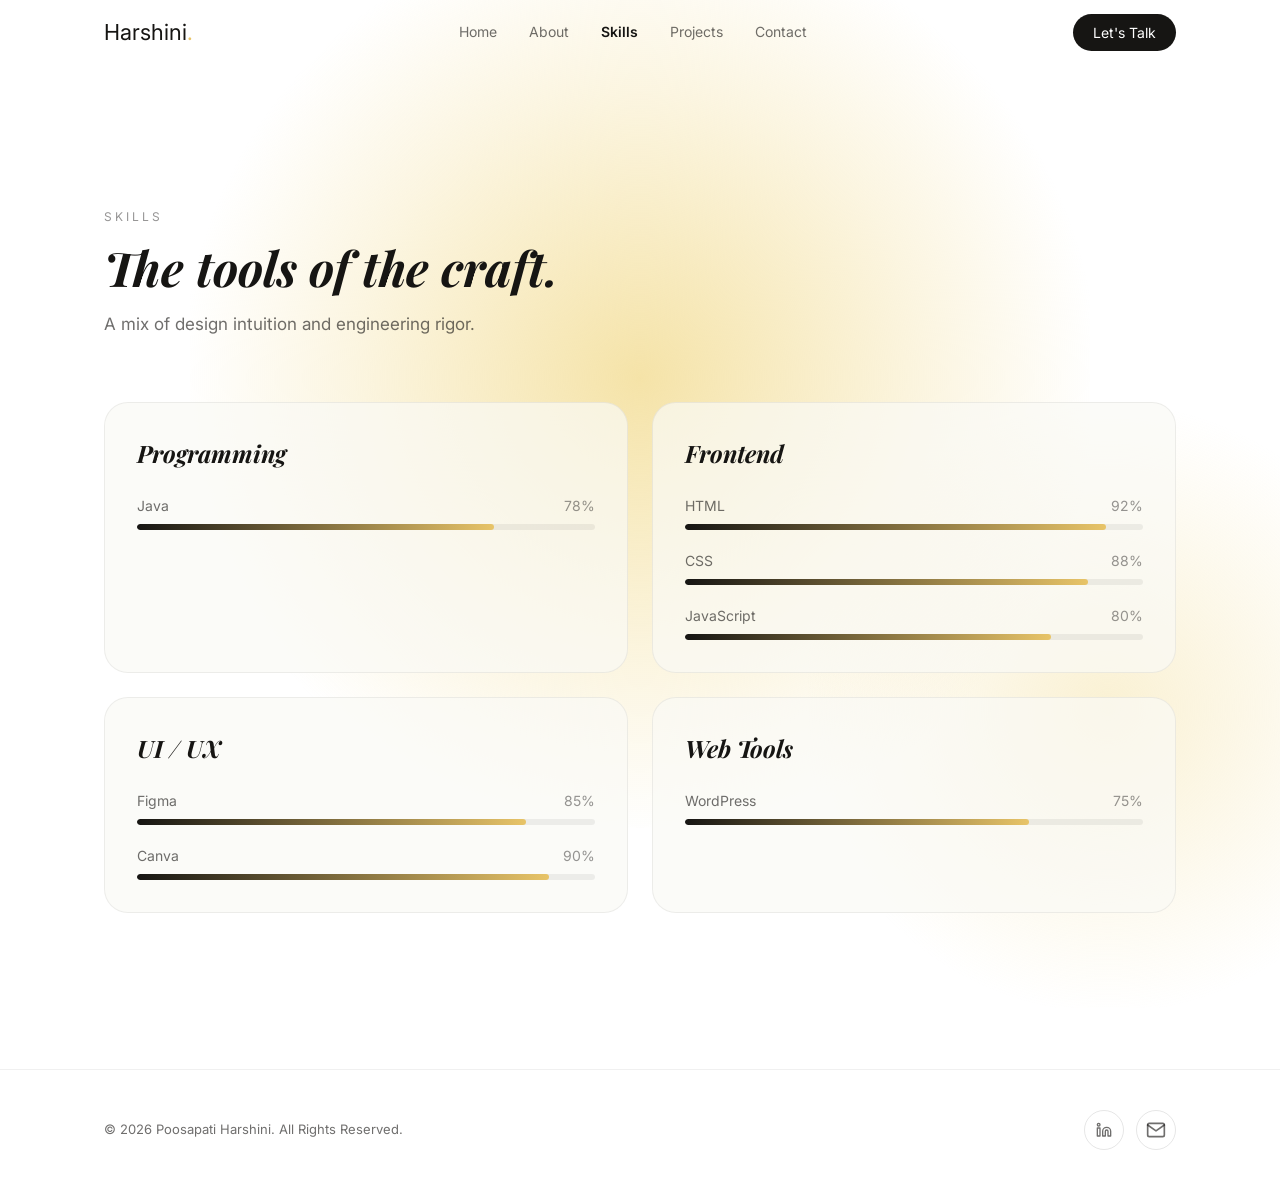
<file: skills.html>
<!DOCTYPE html>
<html lang="en">
<head>
  <meta charset="UTF-8" />
  <meta name="viewport" content="width=device-width, initial-scale=1.0" />
  <title>Skills — Poosapati Harshini</title>
  <meta name="description" content="Skills across UI/UX, frontend engineering, programming, and web tools." />
  <meta name="author" content="Poosapati Harshini" />
  <link rel="icon" href="favicon.ico" />
  <link rel="preconnect" href="https://fonts.googleapis.com" />
  <link href="https://fonts.googleapis.com/css2?family=Playfair+Display:ital,wght@1,400;1,700&family=Inter:wght@300;400;500;600;700;800&display=swap" rel="stylesheet" />
  <link rel="stylesheet" href="style.css" />
</head>
<body data-page="skills">

  <nav class="navbar">
    <div class="nav-inner">
      <a href="index.html" class="brand">Harshini<span class="dot">.</span></a>
      <div class="nav-links">
        <a href="index.html" data-page="home">Home</a>
        <a href="about.html" data-page="about">About</a>
        <a href="skills.html" data-page="skills">Skills</a>
        <a href="projects.html" data-page="projects">Projects</a>
        <a href="contact.html" data-page="contact">Contact</a>
      </div>
      <a href="contact.html" class="nav-cta">Let's Talk</a>
      <button class="nav-burger" aria-label="Open menu">
        <svg width="22" height="22" viewBox="0 0 24 24" fill="none" stroke="currentColor" stroke-width="2" stroke-linecap="round" stroke-linejoin="round"><line x1="3" y1="6" x2="21" y2="6"/><line x1="3" y1="12" x2="21" y2="12"/><line x1="3" y1="18" x2="21" y2="18"/></svg>
      </button>
    </div>
    <div class="mobile-menu">
      <a href="index.html" data-page="home">Home</a>
      <a href="about.html" data-page="about">About</a>
      <a href="skills.html" data-page="skills">Skills</a>
      <a href="projects.html" data-page="projects">Projects</a>
      <a href="contact.html" data-page="contact">Contact</a>
    </div>
  </nav>

  <main class="page-fade">
    <div class="section" style="padding-top:112px;">
      <div class="reveal">
        <span class="eyebrow">Skills</span>
        <h1 class="display heading-lg">The tools of the craft.</h1>
        <p class="subtitle">A mix of design intuition and engineering rigor.</p>
      </div>

      <div class="skills-grid">
        <div class="skill-card reveal d1">
          <h3 class="display">Programming</h3>
          <div class="skill-row">
            <div class="skill-label"><span class="name">Java</span><span class="pct">78%</span></div>
            <div class="skill-bar-bg"><div class="skill-bar-fill" data-value="78"></div></div>
          </div>
        </div>

        <div class="skill-card reveal d2">
          <h3 class="display">Frontend</h3>
          <div class="skill-row">
            <div class="skill-label"><span class="name">HTML</span><span class="pct">92%</span></div>
            <div class="skill-bar-bg"><div class="skill-bar-fill" data-value="92"></div></div>
          </div>
          <div class="skill-row">
            <div class="skill-label"><span class="name">CSS</span><span class="pct">88%</span></div>
            <div class="skill-bar-bg"><div class="skill-bar-fill" data-value="88"></div></div>
          </div>
          <div class="skill-row">
            <div class="skill-label"><span class="name">JavaScript</span><span class="pct">80%</span></div>
            <div class="skill-bar-bg"><div class="skill-bar-fill" data-value="80"></div></div>
          </div>
        </div>

        <div class="skill-card reveal d3">
          <h3 class="display">UI / UX</h3>
          <div class="skill-row">
            <div class="skill-label"><span class="name">Figma</span><span class="pct">85%</span></div>
            <div class="skill-bar-bg"><div class="skill-bar-fill" data-value="85"></div></div>
          </div>
          <div class="skill-row">
            <div class="skill-label"><span class="name">Canva</span><span class="pct">90%</span></div>
            <div class="skill-bar-bg"><div class="skill-bar-fill" data-value="90"></div></div>
          </div>
        </div>

        <div class="skill-card reveal d4">
          <h3 class="display">Web Tools</h3>
          <div class="skill-row">
            <div class="skill-label"><span class="name">WordPress</span><span class="pct">75%</span></div>
            <div class="skill-bar-bg"><div class="skill-bar-fill" data-value="75"></div></div>
          </div>
        </div>
      </div>
    </div>
  </main>

  <footer>
    <div class="footer-inner">
      <p>© 2026 Poosapati Harshini. All Rights Reserved.</p>
      <div class="footer-socials">
        <a href="http://www.linkedin.com/in/poosapati-harshini-833750374" target="_blank" rel="noreferrer" aria-label="LinkedIn">
          <svg width="16" height="16" viewBox="0 0 24 24" fill="none" stroke="currentColor" stroke-width="2" stroke-linecap="round" stroke-linejoin="round"><path d="M16 8a6 6 0 0 1 6 6v7h-4v-7a2 2 0 0 0-2-2 2 2 0 0 0-2 2v7h-4v-7a6 6 0 0 1 6-6z"/><rect x="2" y="9" width="4" height="12"/><circle cx="4" cy="4" r="2"/></svg>
        </a>
        <a href="https://mail.google.com/mail/?view=cm&fs=1&to=poosapatiharshini27@gmail.com" target="_blank" aria-label="Email">
  <svg width="20" height="20" viewBox="0 0 24 24" fill="none"
       stroke="currentColor" stroke-width="2"
       stroke-linecap="round" stroke-linejoin="round">
    <path d="M22 6l-10 7L2 6"></path>
    <rect x="2" y="4" width="20" height="16" rx="2"></rect>
  </svg>
</a>
      </div>
    </div>
  </footer>

  <script src="script.js"></script>
</body>
</html>
</file>
<file: style.css>
/* ==========================================================
   POOSAPATI HARSHINI — PORTFOLIO
   Shared stylesheet (design tokens + layout + components)
========================================================== */

:root {
  --bg: #ffffff;
  --ink: #161513;
  --sub: rgba(22, 21, 19, 0.62);
  --sub2: rgba(22, 21, 19, 0.45);
  --line: rgba(0, 0, 0, 0.06);
  --card: rgba(250, 249, 246, 0.7);
  --yellow: #f5e3a8;
  --yellow-soft: rgba(245, 227, 168, 0.4);
  --yellow-strong: #e8c468;
  --radius-sm: 12px;
  --radius-md: 16px;
  --radius-lg: 24px;
  --shadow-card: 0 10px 40px -12px rgba(0, 0, 0, 0.12);
  --shadow-elegant: 0 30px 60px -30px rgba(232, 196, 104, 0.35);
  --max: 1120px;
  --max-wide: 1400px;
}

* { box-sizing: border-box; }

html { scroll-behavior: smooth; }

body {
  margin: 0;
  background: var(--bg);
  color: var(--ink);
  font-family: "Inter", sans-serif;
  font-weight: 400;
  line-height: 1.5;
  -webkit-font-smoothing: antialiased;
  position: relative;
}

/* Global soft yellow glow — shared across every page */
body::before {
  content: "";
  position: fixed;
  top: -8%;
  left: 50%;
  transform: translateX(-50%);
  width: 900px;
  height: 900px;
  max-width: 140vw;
  background: radial-gradient(circle, var(--yellow) 0%, rgba(245, 227, 168, 0.35) 45%, transparent 72%);
  z-index: -2;
  pointer-events: none;
}
body::after {
  content: "";
  position: fixed;
  bottom: -12%;
  right: -10%;
  width: 600px;
  height: 600px;
  max-width: 100vw;
  background: radial-gradient(circle, rgba(245, 227, 168, 0.5) 0%, rgba(245, 227, 168, 0.18) 45%, transparent 72%);
  z-index: -2;
  pointer-events: none;
}

h1, h2, h3 { margin: 0; }

a { color: inherit; text-decoration: none; }

img { max-width: 100%; display: block; }

button { font-family: inherit; }

.display {
  font-family: "Playfair Display", serif;
  font-style: italic;
}

/* ---------- Reveal-on-scroll (replaces framer-motion whileInView) ---------- */
.reveal {
  opacity: 0;
  transform: translateY(24px);
  transition: opacity 0.6s ease, transform 0.6s ease;
}
.reveal.in-view {
  opacity: 1;
  transform: translateY(0);
}
.reveal.d1 { transition-delay: 0.08s; }
.reveal.d2 { transition-delay: 0.16s; }
.reveal.d3 { transition-delay: 0.24s; }
.reveal.d4 { transition-delay: 0.32s; }
.reveal.d5 { transition-delay: 0.4s; }

/* ---------- Navbar ---------- */
.navbar {
  position: fixed;
  top: 0; left: 0; right: 0;
  z-index: 50;
  background: transparent;
  border-bottom: 1px solid transparent;
  transition: background 0.3s ease, border-color 0.3s ease, backdrop-filter 0.3s ease;
}
.navbar.scrolled {
  background: rgba(255, 255, 255, 0.75);
  backdrop-filter: blur(14px);
  -webkit-backdrop-filter: blur(14px);
  border-bottom: 1px solid var(--line);
}
.nav-inner {
  max-width: var(--max);
  margin: 0 auto;
  padding: 0 24px;
  height: 64px;
  display: flex;
  align-items: center;
  justify-content: space-between;
}
.brand {
  font-size: 22px;
  color: var(--ink);
  background: none;
  border: none;
  cursor: pointer;
}
.brand .dot { color: var(--yellow-strong); }

.nav-links {
  display: none;
  gap: 32px;
}
.nav-links a {
  font-size: 14px;
  color: var(--sub);
  padding-bottom: 2px;
  transition: color 0.2s ease;
}
.nav-links a.active,
.nav-links a:hover { color: var(--ink); font-weight: 600; }

.nav-cta {
  display: none;
  align-items: center;
  background: var(--ink);
  color: #fff;
  font-size: 14px;
  padding: 8px 20px;
  border-radius: 999px;
  border: none;
  cursor: pointer;
}

.nav-burger {
  display: inline-flex;
  background: none;
  border: none;
  color: var(--ink);
  cursor: pointer;
  padding: 4px;
}

.mobile-menu {
  display: none;
  flex-direction: column;
  gap: 16px;
  padding: 16px 24px;
  background: #fff;
  border-top: 1px solid var(--line);
}
.mobile-menu.open { display: flex; }
.mobile-menu a { font-size: 16px; color: var(--sub); }
.mobile-menu a.active { color: var(--ink); font-weight: 600; }

@media (min-width: 768px) {
  .nav-links { display: flex; }
  .nav-cta { display: inline-flex; }
  .nav-burger { display: none; }
  .mobile-menu { display: none !important; }
}

/* ---------- Buttons ---------- */
.btn-primary, .btn-outline {
  font-size: 14px;
  padding: 12px 24px;
  border-radius: 999px;
  cursor: pointer;
  display: inline-flex;
  align-items: center;
  gap: 8px;
  border: 1px solid var(--ink);
  transition: transform 0.2s ease, opacity 0.2s ease, background 0.2s ease, color 0.2s ease;
}
.btn-primary { background: var(--ink); color: #fff; }
.btn-primary:hover { opacity: 0.85; }
.btn-outline { background: transparent; color: var(--ink); }
.btn-outline:hover { background: var(--ink); color: #fff; }

/* ---------- Page shell ---------- */
main { padding-top: 96px; min-height: 60vh; }
.page-fade {
  animation: pageFade 0.5s ease both;
}
@keyframes pageFade {
  from { opacity: 0; transform: translateY(16px); }
  to { opacity: 1; transform: translateY(0); }
}

.section {
  max-width: var(--max);
  margin: 0 auto;
  padding: 0 24px 96px;
}

.eyebrow {
  display: block;
  font-size: 12px;
  letter-spacing: 0.25em;
  text-transform: uppercase;
  color: var(--sub2);
  margin-bottom: 16px;
}
.heading-lg {
  font-size: clamp(2rem, 5vw, 3rem);
  line-height: 1.05;
  color: var(--ink);
}
.subtitle {
  margin-top: 20px;
  color: var(--sub);
  font-size: 17px;
  max-width: 640px;
}

/* ================= HOME ================= */
.hero {
  position: relative;
  max-width: var(--max-wide);
  margin: 0 auto;
  padding: 16px 20px 60px;
  overflow: hidden;
}
.hero-glow {
  position: absolute;
  left: 0; right: 0; top: 40px;
  height: 80%;
  z-index: -1;
  pointer-events: none;
  background: radial-gradient(ellipse 60% 55% at 50% 45%, var(--yellow) 0%, rgba(245,227,168,0.35) 45%, transparent 72);
}
.hero-hey{
    text-align:center;
    line-height:.9;
    font-size:clamp(4rem,10vw,8rem);
    padding-top:30px;
}
.hero-hey .gap { display: inline-block; width: min(45vw, 300px); }


/* ================= HERO PORTRAIT ================= */
.hero-portrait-wrap {
  position: absolute;
  left: 0; right: 0; top: 4%;
  display: flex;
  justify-content: center;
}
.hero-portrait {
  width: min(40vw, 340px);
  height: min(48vw, 380px);
  object-fit: contain;
  filter: drop-shadow(0 20px 30px rgba(0,0,0,0.1));
  animation: floatY 6s ease-in-out infinite;
}

/* Floating animation */
@keyframes floatY {
  0% { transform: translateY(0); }
  50% { transform: translateY(-10px); }
  100% { transform: translateY(0); }
}

.hero-badge {
  position: absolute;
  left: 8px; top: 44%;
  display: inline-flex;
  align-items: center;
  gap: 8px;
  padding: 6px 12px;
  border-radius: 999px;
  background: #fff;
  box-shadow: 0 4px 12px rgba(0,0,0,0.08);
  font-size: 12px;
  color: var(--ink);
}
.hero-badge .dot {
  width: 8px; height: 8px; border-radius: 999px;
  background: var(--yellow-strong); display: inline-block;
}
.hero-note {
  position: absolute;
  right: 8px; top: 46%;
  max-width: 170px;
  font-size: 12px;
  color: var(--sub);
  text-align: right;
  line-height: 1.4;
}

.hero-namerow {
  position: relative;
  margin-top: 40px;
  display: flex;
  align-items: flex-end;
  justify-content: space-between;
  gap: 24px;
  padding: 0 8px;
}
.hero-namerow h2 {
  font-weight: 900;
  text-transform: uppercase;
  letter-spacing: -0.02em;
  line-height: 0.85;
  font-size: clamp(2.4rem, 12vw, 6rem);
}
.hero-namerow h3 {
  font-weight: 900;
  text-transform: uppercase;
  letter-spacing: -0.02em;
  line-height: 0.95;
  text-align: right;
  font-size: clamp(1rem, 5vw, 2.2rem);
}

.hero-ghost {
  margin-top: 20px;
  display: flex;
  align-items: flex-end;
  justify-content: space-between;
  gap: 24px;
  padding: 0 8px;
  opacity: 0.08;
  user-select: none;
}
.hero-ghost span:first-child {
  font-weight: 900; text-transform: uppercase; line-height: 1;
  font-size: clamp(2.4rem, 12vw, 6rem);
}
.hero-ghost span:last-child {
  font-weight: 900; text-transform: uppercase; line-height: 1; text-align: right;
  font-size: clamp(1rem, 5vw, 2.2rem);
}

.hero-roles {
  margin-top: 28px;
  display: flex;
  flex-direction: column;
  align-items: flex-end;
  gap: 4px;
  padding: 0 8px;
  text-align: right;
}
.hero-roles span {
  font-weight: 600;
  text-transform: uppercase;
  color: var(--sub);
  font-size: clamp(0.85rem, 3vw, 1.4rem);
}

.hero-desc {
  margin-top: 36px;
  max-width: 620px;
  margin-left: auto;
  margin-right: auto;
  text-align: center;
  color: var(--sub);
  font-size: 14px;
  line-height: 1.7;
  padding: 0 8px;
}

.hero-ctas {
  margin-top: 36px;
  display: flex;
  flex-wrap: wrap;
  gap: 12px;
  justify-content: center;
}

/* ================= ABOUT ================= */
.about-grid {
  margin-top: 64px;
  display: grid;
  grid-template-columns: minmax(0,2fr) minmax(0,3fr);
  gap: 48px;
  align-items: start;
}
.about-portrait-wrap { position: relative; }
.about-portrait-glow {
  position: absolute; inset: -16px;
  border-radius: var(--radius-lg);
  background: var(--yellow-soft);
  filter: blur(24px);
}
.about-portrait {
  position: relative;
  border-radius: var(--radius-lg);
  width: 100%;
  object-fit: cover;
  aspect-ratio: 4/5;
  box-shadow: var(--shadow-card);
}
.about-resume-btn { margin-top: 24px; width: 100%; justify-content: center; }

.about-intro {
  color: var(--sub);
  line-height: 1.7;
  font-size: 17px;
}

.cards-grid {
  margin-top: 24px;
  display: grid;
  grid-template-columns: 1fr 1fr;
  gap: 16px;
}
.card {
  padding: 24px;
  border-radius: var(--radius-md);
  background: var(--card);
  border: 1px solid var(--line);
  transition: transform 0.25s ease, box-shadow 0.25s ease;
}
.card:hover { transform: translateY(-4px); box-shadow: var(--shadow-card); }
.card-icon {
  width: 44px; height: 44px;
  border-radius: 12px;
  display: grid; place-items: center;
  background: rgba(245,227,168,0.6);
  color: var(--ink);
  margin-bottom: 16px;
}
.card h3 { font-weight: 500; color: var(--ink); margin-bottom: 6px; font-size: 16px; }
.card p { font-size: 14px; color: var(--sub); line-height: 1.6; margin: 0; }
.card ul { font-size: 13px; color: var(--sub); line-height: 1.6; padding-left: 18px; margin: 0; }
.card .tags { display: flex; flex-wrap: wrap; gap: 6px; }
.card .tags span {
  font-size: 11px; padding: 4px 10px; border-radius: 999px;
  background: rgba(245,227,168,0.3); color: var(--sub);
  border: 1px solid rgba(232,196,104,0.3);
}

@media (max-width: 900px) {
  .about-grid { grid-template-columns: 1fr; }
}
@media (max-width: 640px) {
  .cards-grid { grid-template-columns: 1fr; }
}

/* ================= SKILLS ================= */
.skills-grid {
  margin-top: 64px;
  display: grid;
  grid-template-columns: 1fr 1fr;
  gap: 24px;
}
.skill-card {
  padding: 32px;
  border-radius: var(--radius-lg);
  background: var(--card);
  border: 1px solid var(--line);
  transition: transform 0.25s ease, box-shadow 0.25s ease;
}
.skill-card:hover { transform: translateY(-4px); box-shadow: var(--shadow-card); }
.skill-card h3 { font-size: 24px; color: var(--ink); margin-bottom: 24px; }
.skill-row { margin-bottom: 20px; }
.skill-row:last-child { margin-bottom: 0; }
.skill-label {
  display: flex; justify-content: space-between; font-size: 14px; margin-bottom: 8px;
}
.skill-label .name { color: var(--sub); }
.skill-label .pct { color: var(--sub2); }
.skill-bar-bg {
  height: 6px; border-radius: 999px; background: rgba(0,0,0,0.06); overflow: hidden;
}
.skill-bar-fill {
  height: 100%; border-radius: 999px;
  background: linear-gradient(to right, var(--ink), var(--yellow-strong));
  width: 0;
  transition: width 1s ease;
}
@media (max-width: 700px) { .skills-grid { grid-template-columns: 1fr; } }

/* ================= PROJECTS ================= */
.projects-list {
  margin-top: 64px;
  display: flex;
  flex-direction: column;
  gap: 32px;
}
.project-card {
  display: grid;
  grid-template-columns: 1fr 1fr;
  gap: 32px;
  align-items: center;
  padding: 24px;
  border-radius: var(--radius-lg);
  background: var(--card);
  border: 1px solid var(--line);
  transition: transform 0.25s ease, box-shadow 0.25s ease;
}
.project-card:hover { box-shadow: var(--shadow-card); }
.project-img-wrap {
  position: relative;
  overflow: hidden;
  border-radius: var(--radius-md);
  aspect-ratio: 4/3;
  background: rgba(0,0,0,0.04);
}
.project-img-wrap img {
  width: 100%; height: 100%; object-fit: cover;
  transition: transform 0.7s ease;
}
.project-card:hover .project-img-wrap img { transform: scale(1.05); }
.project-index {
  font-size: 12px; letter-spacing: 0.25em; text-transform: uppercase; color: var(--sub2);
}
.project-title { font-size: 32px; color: var(--ink); margin-top: 8px; }
.project-tagline {
  margin-top: 4px; font-size: 12px; font-weight: 600; text-transform: uppercase; color: var(--yellow-strong);
}
.project-desc { margin-top: 16px; color: var(--sub); line-height: 1.7; }
.project-tags { margin-top: 20px; display: flex; flex-wrap: wrap; gap: 8px; }
.project-tags span {
  font-size: 12px; padding: 4px 12px; border-radius: 999px;
  background: rgba(245,227,168,0.4); color: var(--sub);
  border: 1px solid rgba(232,196,104,0.3);
}
@media (max-width: 800px) { .project-card { grid-template-columns: 1fr; } }

/* ================= CONTACT ================= */
.contact-grid {
  margin-top: 64px;
  display: grid;
  grid-template-columns: 2fr 3fr;
  gap: 40px;
}
.contact-info { display: flex; flex-direction: column; gap: 16px; }
.info-card {
  padding: 24px; border-radius: var(--radius-md);
  background: var(--card); border: 1px solid var(--line);
  display: flex; align-items: center; gap: 12px;
  transition: box-shadow 0.2s ease;
}
.info-card:hover { box-shadow: var(--shadow-card); }
.info-card svg { color: var(--yellow-strong); flex-shrink: 0; }
.info-card span { font-size: 14px; word-break: break-word; }

.socials-card p { font-size: 13px; color: var(--sub); margin: 0 0 16px; }
.socials { display: flex; gap: 12px; }
.social-btn {
  width: 44px; height: 44px; display: grid; place-items: center;
  border-radius: 999px; background: var(--ink); color: #fff;
  transition: background 0.2s ease, transform 0.2s ease;
}
.social-btn:hover { background: var(--yellow-strong); color: var(--ink); transform: translateY(-2px); }

.contact-form {
  padding: 32px; border-radius: var(--radius-lg);
  background: rgba(255,255,255,0.8); border: 1px solid var(--line);
  display: flex; flex-direction: column; gap: 20px;
}
.form-row { display: grid; grid-template-columns: 1fr 1fr; gap: 20px; }
.field label {
  font-size: 11px; letter-spacing: 0.2em; text-transform: uppercase; color: var(--sub2);
}
.field input, .field textarea {
  margin-top: 8px; width: 100%; border-radius: 12px;
  border: 1px solid rgba(0,0,0,0.1); background: rgba(255,255,255,0.6);
  padding: 12px 16px; color: var(--ink); outline: none;
  font-family: inherit; font-size: 14px;
  transition: border-color 0.2s ease, box-shadow 0.2s ease;
}
.field textarea { resize: none; }
.field input:focus, .field textarea:focus {
  border-color: var(--yellow-strong);
  box-shadow: 0 0 0 4px rgba(245,227,168,0.3);
}
.submit-btn { align-self: flex-start; }
.form-success { font-size: 13px; color: #3b8a4b; margin: 0; }

@media (max-width: 900px) { .contact-grid { grid-template-columns: 1fr; } }
@media (max-width: 560px) { .form-row { grid-template-columns: 1fr; } }

/* ================= FOOTER ================= */
footer {
  border-top: 1px solid var(--line);
  margin-top: 60px;
}
.footer-inner {
  max-width: var(--max);
  margin: 0 auto;
  padding: 40px 24px;
  display: flex;
  flex-wrap: wrap;
  align-items: center;
  justify-content: space-between;
  gap: 20px;
}
.footer-inner p { font-size: 13px; color: var(--sub); margin: 0; }
.footer-socials { display: flex; gap: 12px; }
.footer-socials a {
  width: 40px; height: 40px; display: grid; place-items: center;
  border-radius: 999px; border: 1px solid rgba(0,0,0,0.1); color: var(--sub);
  transition: color 0.2s ease, border-color 0.2s ease;
}
.footer-socials a:hover { color: var(--ink); border-color: var(--ink); }

/* ================= Quick-links strip (Home) ================= */
.quick-strip {
  background: var(--card);
  border-top: 1px solid var(--line);
  border-bottom: 1px solid var(--line);
  padding: 56px 0;
  margin-top: 40px;
}
.quick-strip-inner { max-width: var(--max); margin: 0 auto; padding: 0 24px; }
.quick-strip h4 {
  font-size: 12px; font-weight: 600; letter-spacing: 0.2em; text-transform: uppercase;
  color: var(--sub); text-align: center; margin: 0 0 32px;
}
.quick-grid {
  display: grid; grid-template-columns: repeat(4, 1fr); gap: 16px;
}
.quick-card {
  text-align: left; padding: 20px; border-radius: 16px;
  background: #fff; border: 1px solid var(--line); box-shadow: var(--shadow-card);
  cursor: pointer; transition: transform 0.2s ease;
}
.quick-card:hover { transform: translateY(-4px); }
.quick-card-top { display: flex; align-items: center; justify-content: space-between; margin-bottom: 12px; }
.quick-card-top span { font-size: 18px; font-family: "Playfair Display", serif; font-weight: 600; color: var(--ink); }
.quick-card-top svg { color: var(--sub); }
.quick-card p { font-size: 12px; color: var(--sub); margin: 0; }
@media (max-width: 700px) { .quick-grid { grid-template-columns: 1fr 1fr; } }
</file>
